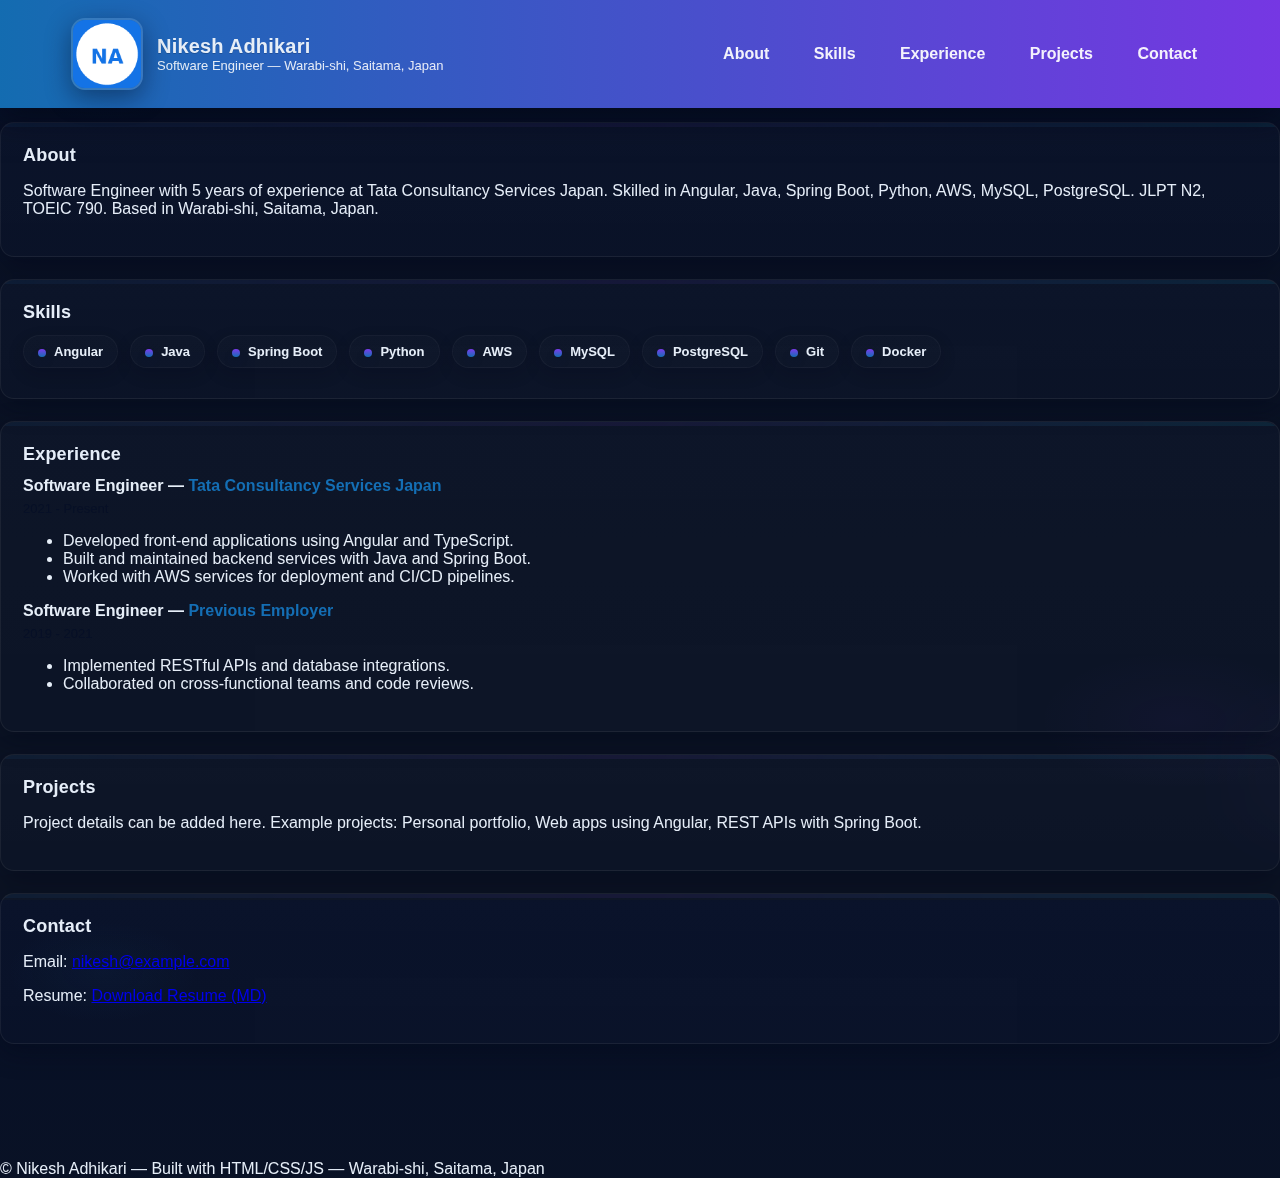
<file: index.html>
<!doctype html>
<html lang="en">
<head>
  <meta charset="utf-8" />
  <meta name="viewport" content="width=device-width,initial-scale=1" />
  <title>Nikesh Adhikari - Software Engineer</title>
  <link rel="stylesheet" href="style.css" />
</head>
<body>
  <header class="site-header">
    <div class="container header-inner">
      <div class="brand">
        <img src="assets/profile.png" alt="Profile" class="avatar" />
        <div>
          <h1>Nikesh Adhikari</h1>
          <p class="muted">Software Engineer — Warabi-shi, Saitama, Japan</p>
        </div>
      </div>
      <nav class="nav">
        <a href="#about">About</a>
        <a href="#skills">Skills</a>
        <a href="#experience">Experience</a>
        <a href="#projects">Projects</a>
        <a href="#contact">Contact</a>
      </nav>
    </div>
  </header>

  <main class="container">
    <section id="about" class="card">
      <h2>About</h2>
      <p>Software Engineer with 5 years of experience at Tata Consultancy Services Japan. Skilled in Angular, Java, Spring Boot, Python, AWS, MySQL, PostgreSQL. JLPT N2, TOEIC 790. Based in Warabi-shi, Saitama, Japan.</p>
    </section>

    <section id="skills" class="card">
      <h2>Skills</h2>
      <ul class="skills-list">
        <li>Angular</li><li>Java</li><li>Spring Boot</li><li>Python</li><li>AWS</li><li>MySQL</li><li>PostgreSQL</li><li>Git</li><li>Docker</li>
      </ul>
    </section>

    <section id="experience" class="card">
      <h2>Experience</h2>
      <div class='job'><h3>Software Engineer — <span class='company'>Tata Consultancy Services Japan</span></h3><p class='period'>2021 - Present</p><ul><li>Developed front-end applications using Angular and TypeScript.</li><li>Built and maintained backend services with Java and Spring Boot.</li><li>Worked with AWS services for deployment and CI/CD pipelines.</li></ul></div><div class='job'><h3>Software Engineer — <span class='company'>Previous Employer</span></h3><p class='period'>2019 - 2021</p><ul><li>Implemented RESTful APIs and database integrations.</li><li>Collaborated on cross-functional teams and code reviews.</li></ul></div>
    </section>

    <section id="projects" class="card">
      <h2>Projects</h2>
      <p>Project details can be added here. Example projects: Personal portfolio, Web apps using Angular, REST APIs with Spring Boot.</p>
    </section>

    <section id="contact" class="card">
      <h2>Contact</h2>
      <p>Email: <a href="mailto:nikesh@example.com">nikesh@example.com</a></p>
      <p>Resume: <a href="resume.md" download>Download Resume (MD)</a></p>
    </section>
  </main>

  <footer class="site-footer">
    <div class="container">
      <p>© Nikesh Adhikari — Built with HTML/CSS/JS — Warabi-shi, Saitama, Japan</p>
    </div>
  </footer>

  <script src="script.js"></script>
</body>
</html>
</file>
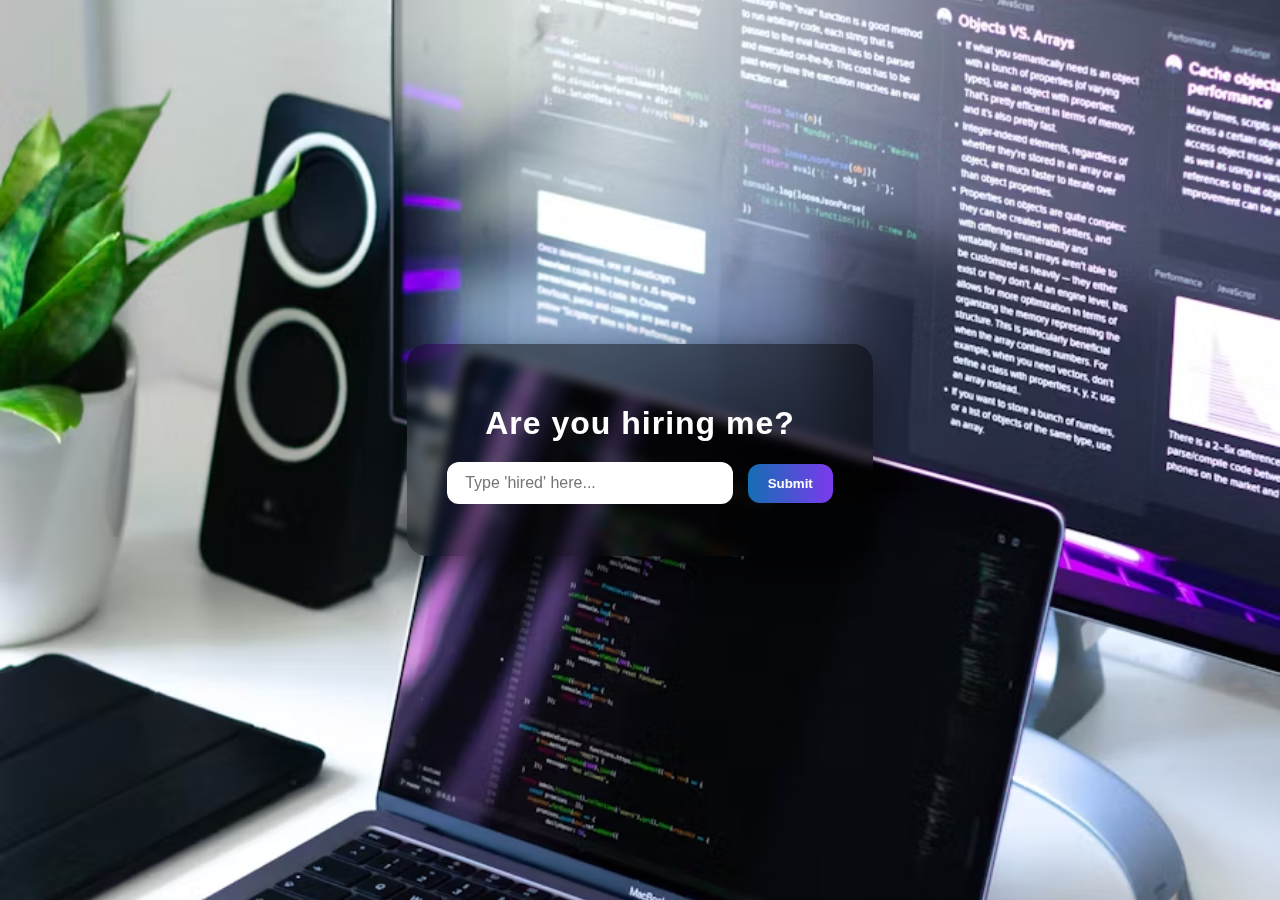
<file: intro.html>
<!DOCTYPE html>
<html lang="en">
<head>
  <meta charset="UTF-8">
  <meta name="viewport" content="width=device-width, initial-scale=1.0">
  <title>Welcome — Nikesh Adhikari</title>
  <link rel="stylesheet" href="intro.css">
</head>
<body>
  <div class="landing-container">
    <div class="overlay">
      <h1>Are you hiring me?</h1>
      <form id="interestForm">
        <input type="text" id="interestInput" placeholder="Type 'hired' here..." required />
        <button type="submit" class="submit-btn">Submit</button>
        <span id="errorMsg" class="error-msg"></span>
      </form>
    </div>
  </div>

  <script src="intro.js"></script>
</body>
</html>
</file>
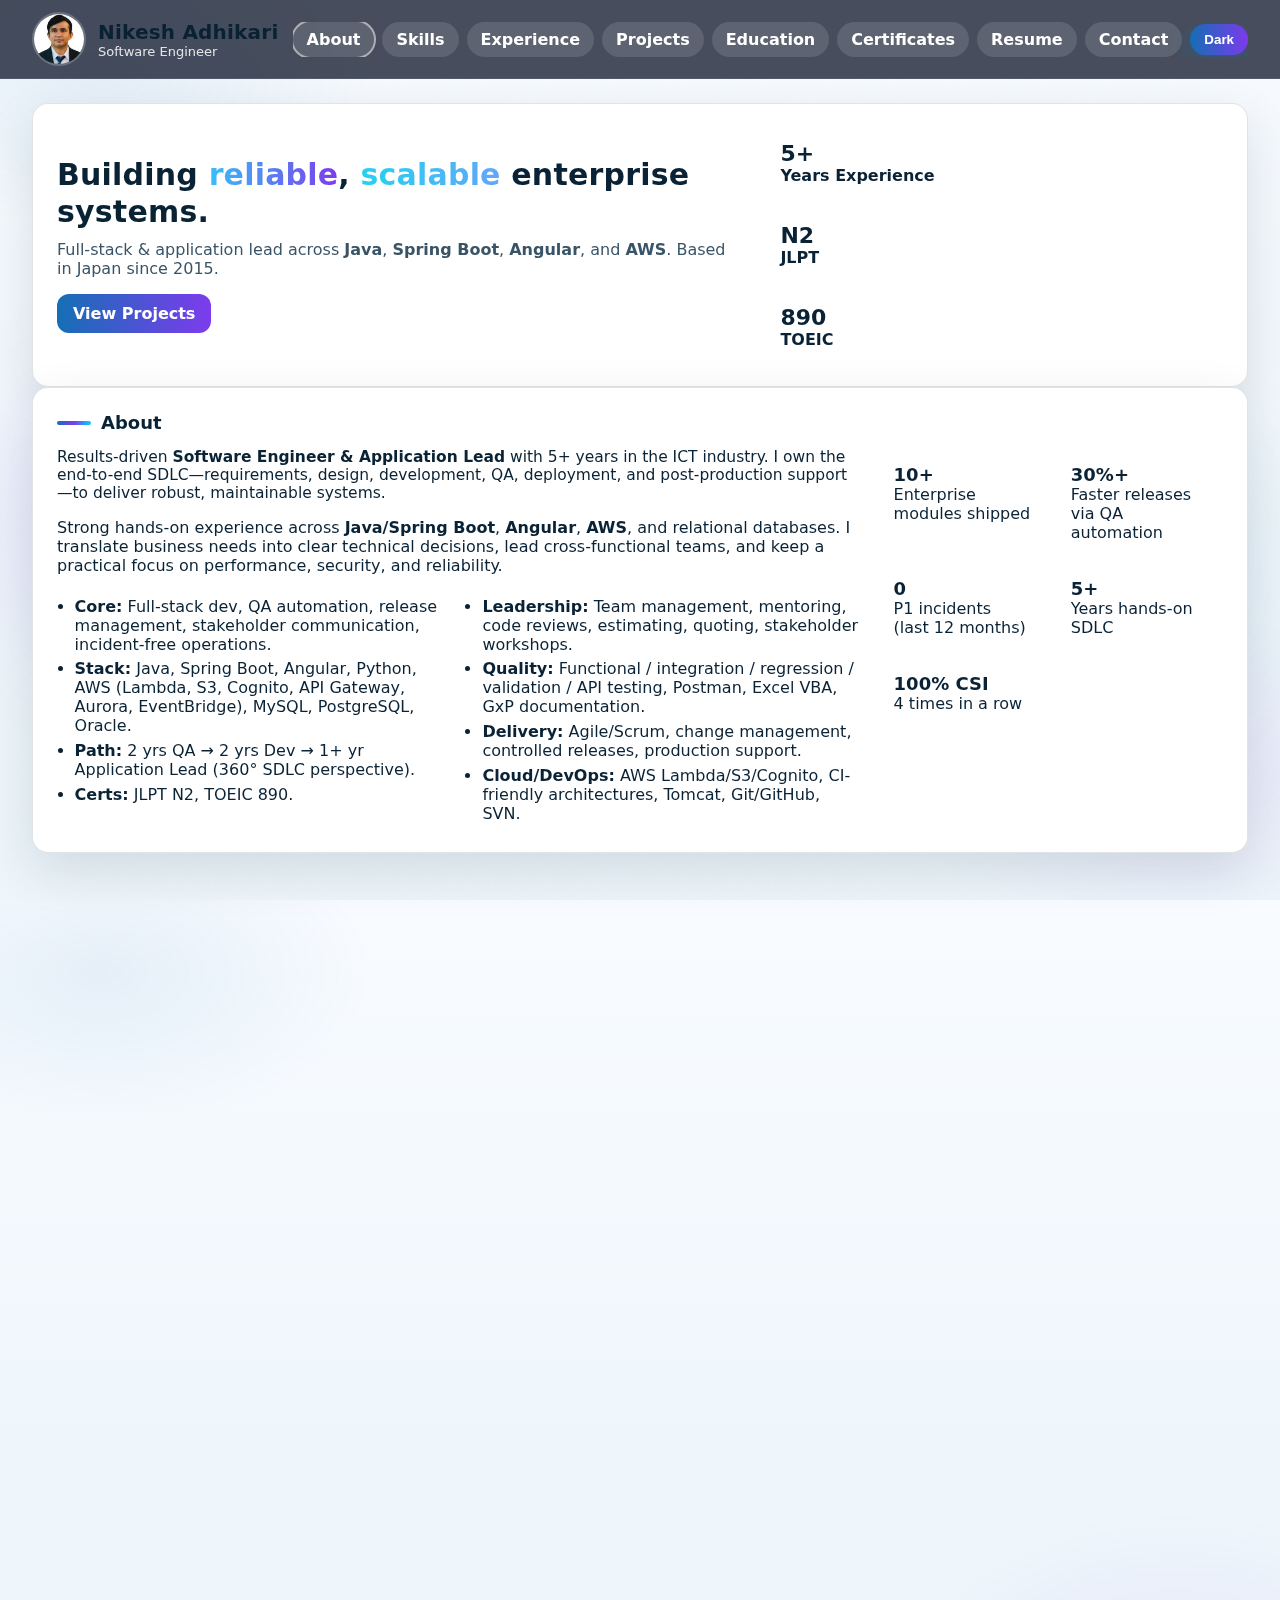
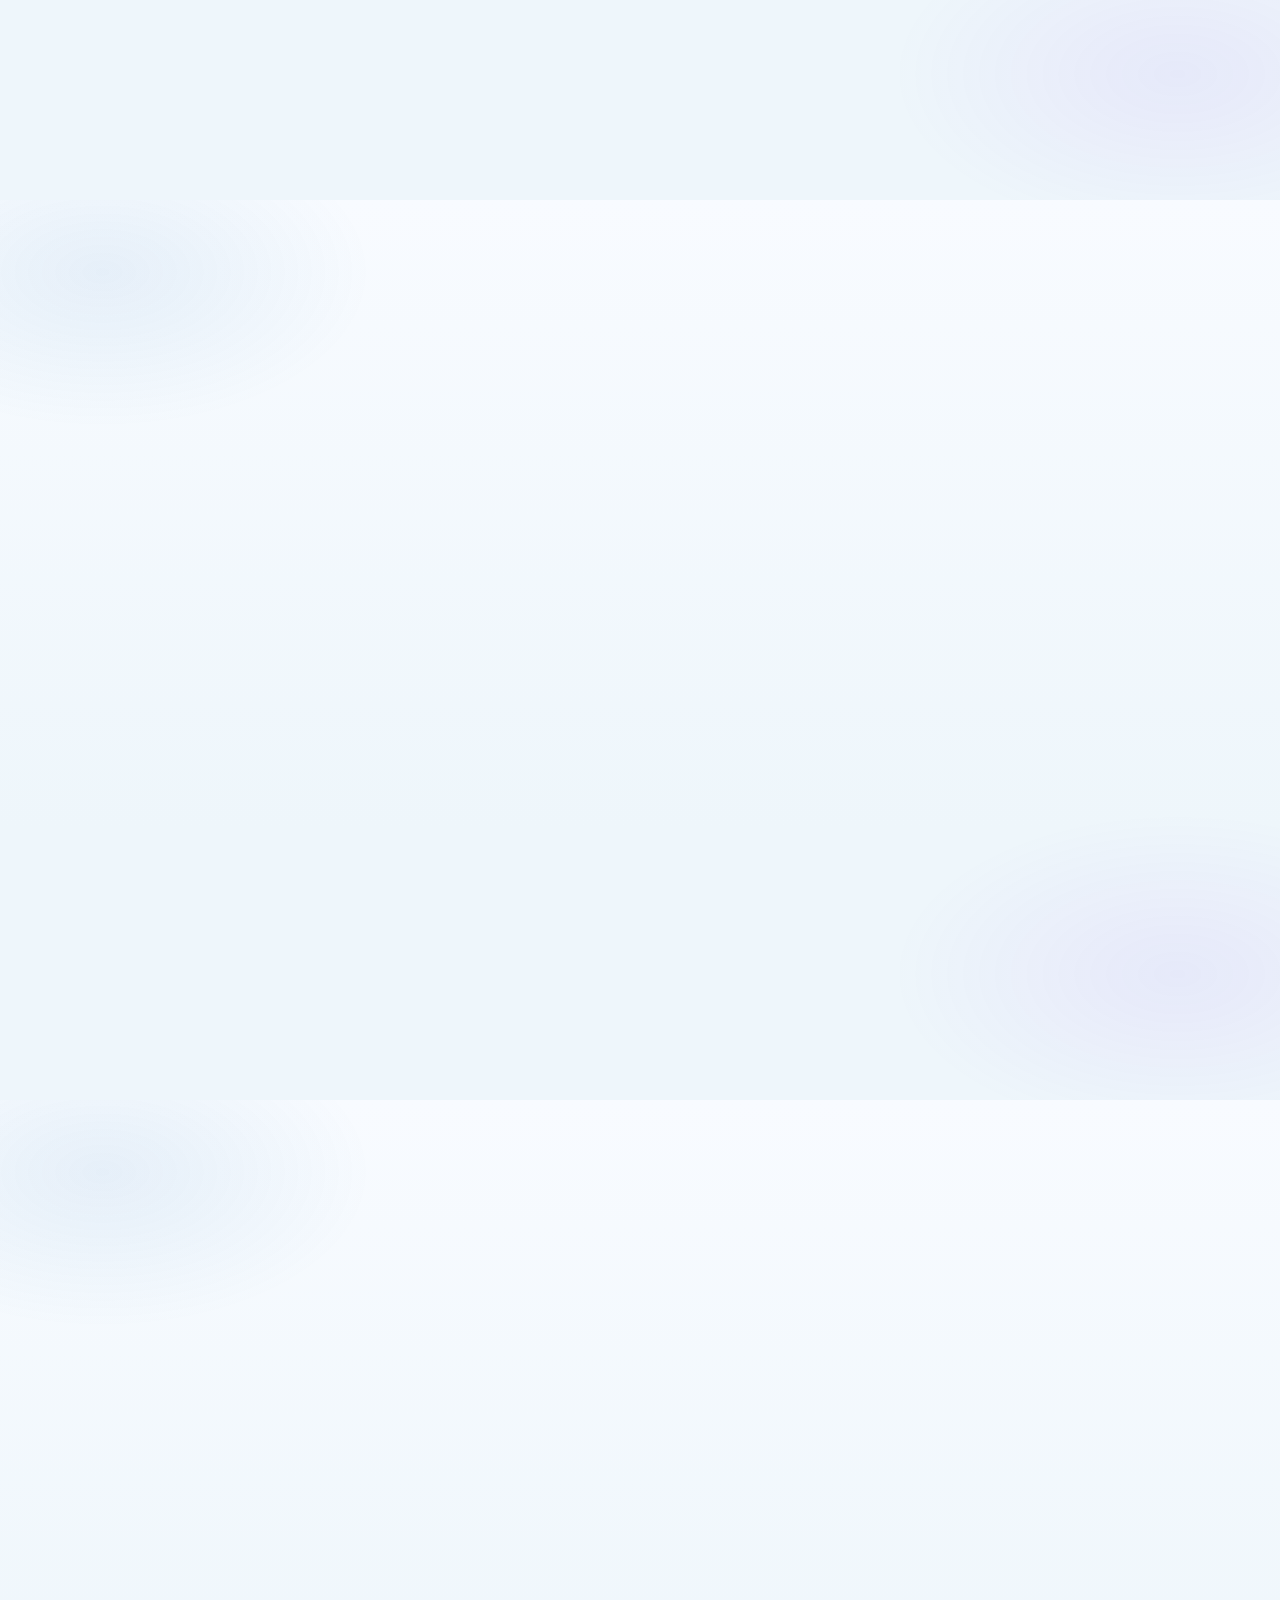
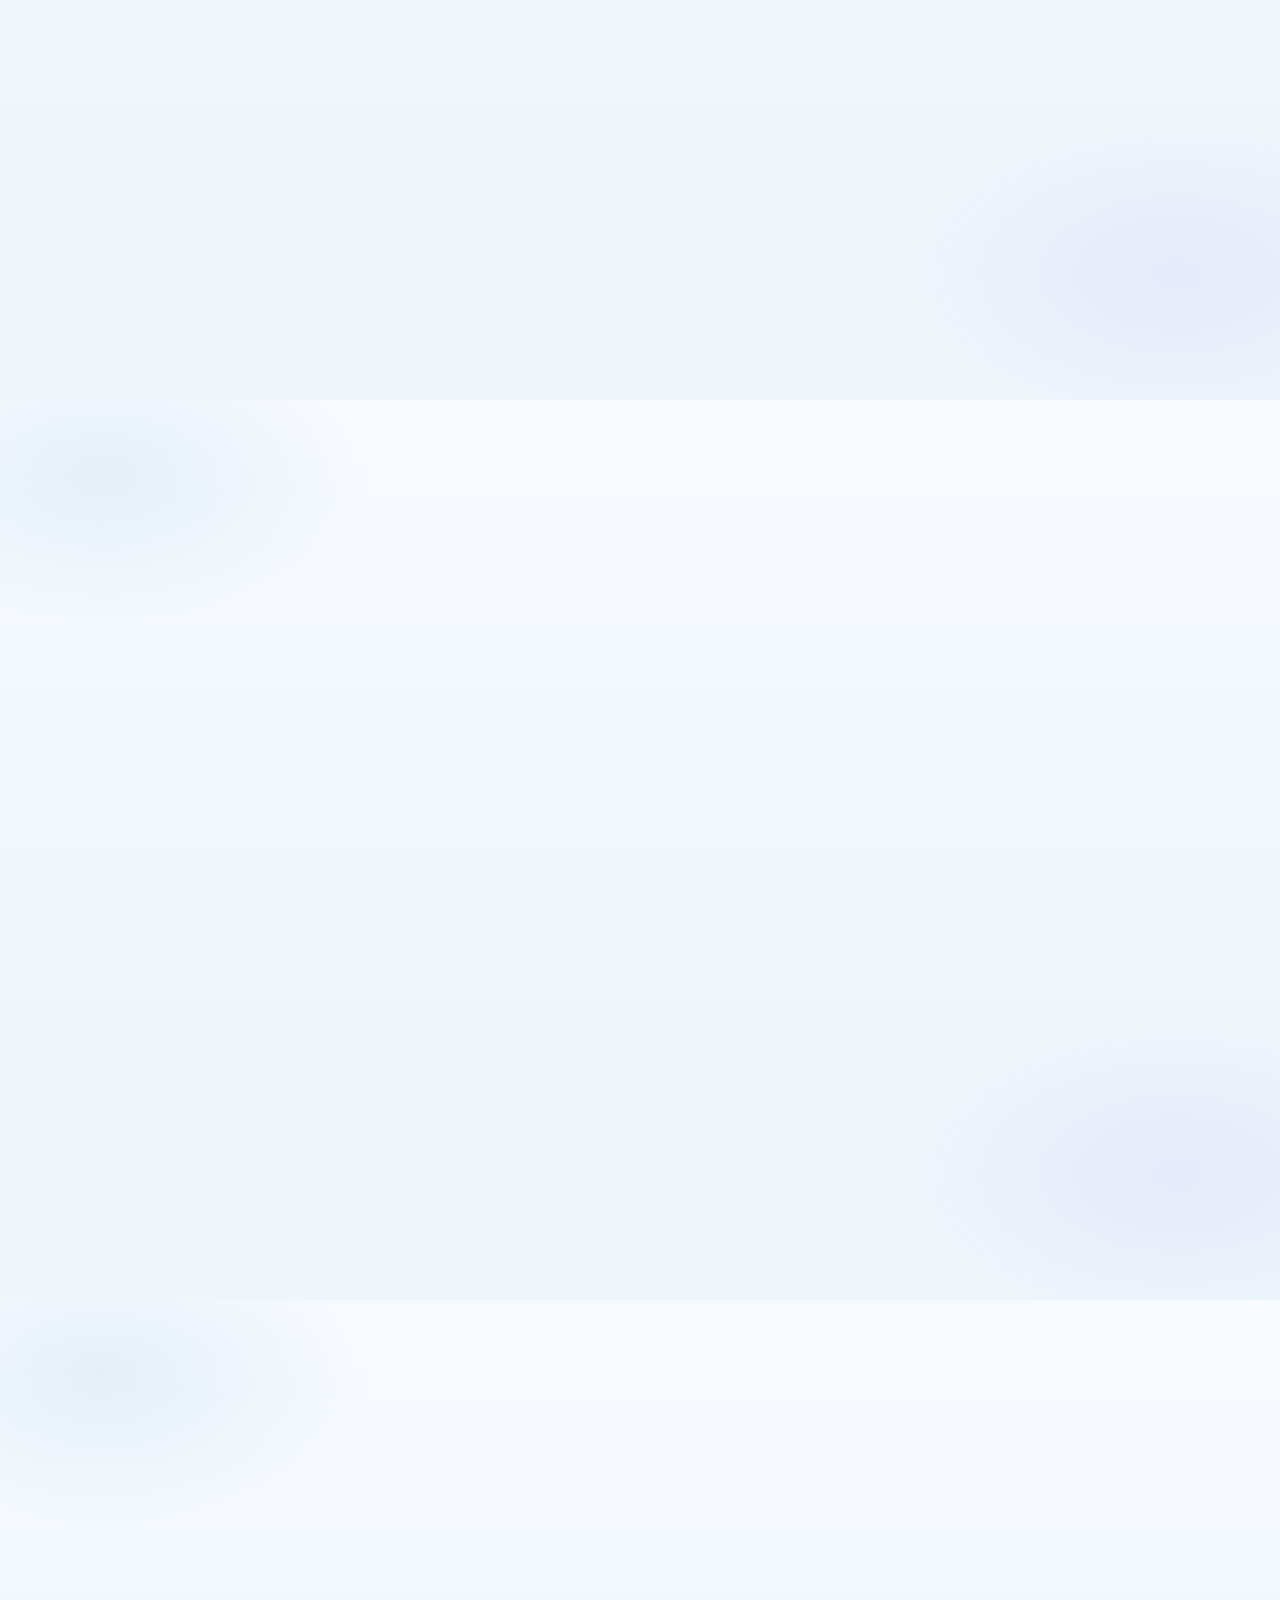
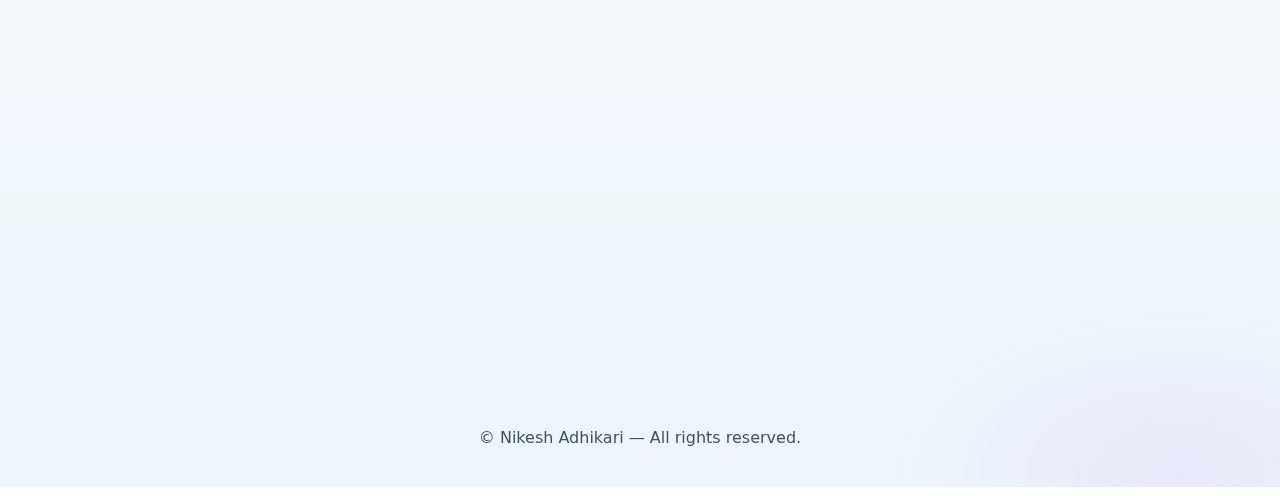
<file: profile.html>
<!doctype html>
<html lang="en">
<head>
  <meta charset="utf-8" />
  <meta name="viewport" content="width=device-width,initial-scale=1" />
  <title>Nikesh Adhikari — Software Engineer</title>
  <link rel="stylesheet" href="profile.css" />
</head>
<body class="light-mode">
  <div class="bg-orb orb-a"></div>
  <div class="bg-orb orb-b"></div>
  <div class="grain"></div>

  <header class="site-header">
    <div class="header-inner">
      <a href="#top" class="brand" aria-label="Home">
        <img src="assets/IMG_5359.jpg" alt="Profile" class="avatar" />
        <div class="brand-meta">
          <h1>Nikesh Adhikari</h1>
          <p class="muted">Software Engineer</p>
        </div>
      </a>
      <nav class="nav" aria-label="Primary">
        <a href="#about">About</a>
        <a href="#skills">Skills</a>
        <a href="#experience">Experience</a>
        <a href="#projects">Projects</a>
        <a href="#education">Education</a>
        <a href="#certificates">Certificates</a>
        <a href="#resume">Resume</a>
        <a href="#contact">Contact</a>
        <button id="themeToggle" class="chip-btn" type="button" aria-pressed="true">Light</button>
      </nav>
    </div>
  </header>

  <main id="top" class="container">
    <!-- HERO -->
    <section class="hero card fade-up">
      <div class="hero-left">
        <h2 class="hero-title">
          Building <span class="grad-text">reliable</span>, <span class="grad-text-2">scalable</span> enterprise systems.
        </h2>
        <p class="hero-sub">
          Full-stack & application lead across <b>Java</b>, <b>Spring Boot</b>, <b>Angular</b>, and <b>AWS</b>. Based in Japan since 2015.
        </p>
        <div class="hero-ctas">
          <a class="btn primary" href="#projects">View Projects</a>
          <a class="btn ghost" href="#contact">Get in Touch</a>
        </div>
      </div>
      <ul class="hero-stats">
        <li><span>5+</span> Years Experience</li>
        <li><span>N2</span> JLPT</li>
        <li><span>890</span> TOEIC</li>
      </ul>
    </section>

    <!-- ABOUT -->
    <section id="about" class="card about-clean fade-up">
      <header class="section-header">
        <h2><span class="underline"></span>About</h2>
      </header>

      <div class="about-wrap">
        <div class="about-text">
          <p class="lead">
            Results-driven <b>Software Engineer & Application Lead</b> with 5+ years in the ICT industry.
            I own the end-to-end SDLC—requirements, design, development, QA, deployment, and post-production support—to deliver robust, maintainable systems.
          </p>
          <p>
            Strong hands-on experience across <b>Java/Spring Boot</b>, <b>Angular</b>, <b>AWS</b>, and relational databases.
            I translate business needs into clear technical decisions, lead cross-functional teams, and keep a practical focus on performance, security, and reliability.
          </p>

          <div class="keypoints">
            <ul>
              <li><b>Core:</b> Full-stack dev, QA automation, release management, stakeholder communication, incident-free operations.</li>
              <li><b>Stack:</b> Java, Spring Boot, Angular, Python, AWS (Lambda, S3, Cognito, API Gateway, Aurora, EventBridge), MySQL, PostgreSQL, Oracle.</li>
              <li><b>Path:</b> 2 yrs QA → 2 yrs Dev → 1+ yr Application Lead (360° SDLC perspective).</li>
              <li><b>Certs:</b> JLPT N2, TOEIC 890.</li>
            </ul>
            <ul>
              <li><b>Leadership:</b> Team management, mentoring, code reviews, estimating, quoting, stakeholder workshops.</li>
              <li><b>Quality:</b> Functional / integration / regression / validation / API testing, Postman, Excel VBA, GxP documentation.</li>
              <li><b>Delivery:</b> Agile/Scrum, change management, controlled releases, production support.</li>
              <li><b>Cloud/DevOps:</b> AWS Lambda/S3/Cognito, CI-friendly architectures, Tomcat, Git/GitHub, SVN.</li>
            </ul>
          </div>
        </div>

        <ul class="metrics">
          <li><span>10+</span> Enterprise modules shipped</li>
          <li><span>30%+</span> Faster releases via QA automation</li>
          <li><span>0</span> P1 incidents (last 12 months)</li>
          <li><span>5+</span> Years hands-on SDLC</li>
          <li><span>100% CSI</span> 4 times in a row</li>
        </ul>
      </div>
    </section>

    <!-- SKILLS -->
    <section id="skills" class="card skills-pro fade-up">
      <div class="section-header">
        <h2><span class="underline"></span>Skills</h2>
      </div>

      <div class="skill-toolbar">
        <div class="tabs" role="tablist" aria-label="Skill categories">
          <button class="tab is-active" data-skill-filter="core"  role="tab" aria-selected="true">Core</button>
          <button class="tab" data-skill-filter="backend" role="tab">Backend & APIs</button>
          <button class="tab" data-skill-filter="frontend" role="tab">Frontend</button>
          <button class="tab" data-skill-filter="cloud"   role="tab">Cloud & DevOps</button>
          <button class="tab" data-skill-filter="db"      role="tab">Databases</button>
          <button class="tab" data-skill-filter="qa"      role="tab">QA & Testing</button>
          <button class="tab" data-skill-filter="lead"    role="tab">Leadership & Process</button>
          <button class="tab" data-skill-filter="tools"   role="tab">Tools</button>
          <button class="tab" data-skill-filter="lang"    role="tab">Communication</button>
          <button class="tab" data-skill-filter="all"     role="tab">All</button>
        </div>
        <div class="skill-search">
          <input id="skillSearch" type="search" placeholder="Search skills… (e.g., English)" aria-label="Search skills" />
        </div>
      </div>

      <div id="skillNotice" class="skill-notice" hidden>
        Searching across <b>all</b> categories. Clear search to return to the selected tab.
      </div>

      <div class="skillboard" id="skillboard">
        <article class="skillcard" data-group="core">
          <header><h3>Core Stack</h3></header>
          <ul class="tags">
            <li>Java</li><li>Spring Boot</li><li>Angular</li><li>TypeScript</li><li>Python</li>
          </ul>
        </article>

        <article class="skillcard" data-group="backend">
          <header><h3>Backend & APIs</h3></header>
          <ul class="tags">
            <li>REST APIs</li><li>API Development</li><li>Release Management</li><li>Tomcat</li>
          </ul>
        </article>

        <article class="skillcard" data-group="frontend">
          <header><h3>Frontend</h3></header>
          <ul class="tags">
            <li>Angular</li><li>AngularJS</li><li>HTML5</li><li>CSS</li><li>Responsive UI</li>
          </ul>
        </article>

        <article class="skillcard" data-group="cloud">
          <header><h3>Cloud & DevOps</h3></header>
          <ul class="tags">
            <li>AWS Lambda</li><li>Amazon S3</li><li>Jenkins</li><li>Git</li><li>GitHub</li><li>SVN (TortoiseSVN)</li>
          </ul>
        </article>

        <article class="skillcard" data-group="db">
          <header><h3>Databases</h3></header>
          <ul class="tags"><li>PostgreSQL</li><li>MySQL</li><li>Oracle 12</li></ul>
        </article>

        <article class="skillcard" data-group="qa">
          <header><h3>QA & Testing</h3></header>
          <ul class="tags">
            <li>API Testing</li><li>Integration Testing</li><li>Regression Testing</li>
            <li>QA Automation</li><li>Test Planning</li><li>Postman</li><li>Test Cases</li>
          </ul>
        </article>

        <article class="skillcard" data-group="lead">
          <header><h3>Leadership & Process</h3></header>
          <ul class="tags">
            <li>Application Lead</li><li>Team Management</li><li>Leading Development Teams</li>
            <li>Agile/Scrum</li><li>Stakeholder Management</li><li>Business Analysis</li><li>Release Management</li>
          </ul>
        </article>

        <article class="skillcard" data-group="tools">
          <header><h3>Tools</h3></header>
          <ul class="tags">
            <li>Jira</li><li>VS Code</li><li>Visual Studio</li>
            <li>Excel/PowerPoint/Word</li><li>VBA Excel</li>
          </ul>
        </article>

        <article class="skillcard" data-group="lang">
          <header><h3>Communication</h3></header>
          <ul class="tags"><li>English</li><li>Japanese (JLPT N2)</li></ul>
        </article>

        <article class="skillcard" data-group="core backend frontend cloud db qa lead tools lang">
          <header><h3>Additional</h3></header>
          <ul class="tags">
            <li>Agile & Waterfall</li><li>Ionic Framework</li><li>Mobile App Dev</li>
            <li>Manual Testing</li><li>Quality Assurance</li><li>System Testing</li>
            <li>Change Management</li><li>Customer Support</li><li>GxP</li>
          </ul>
        </article>
      </div>
      <p id="skillEmpty" class="skill-empty" hidden>No skills match your search.</p>
    </section>

    <!-- EXPERIENCE (UPDATED) -->
    <section id="experience" class="card fade-up">
      <div class="section-header">
        <h2><span class="underline"></span>Experience</h2>
      </div>

      <ol class="timeline">
        <!-- TCS -->
        <li class="timeline-item">
          <div class="node"></div>
          <div class="tcard tilt">
            <div class="job-header">
              <h3>Software Engineer / Application Lead — <span class="company">Tata Consultancy Services Japan</span></h3>
              <span class="period">May 2022 – Present · Tokyo, Japan</span>
            </div>
            <p class="roles">
              Full-stack engineer, QA engineer, and <b>Application Lead</b> delivering enterprise systems for healthcare, retail, and IAM platforms.
            </p>

            <!-- company level -->
            <ul class="bullets">
              <li>Own end-to-end SDLC: requirements analysis, solution design, development, testing, release, and production support.</li>
              <li>Lead cross-functional teams (up to 5 engineers), handling task assignment, estimation, code reviews, and quality gates.</li>
              <li>Act as primary point of contact for business stakeholders, clarifying requirements and translating business rules into detailed specifications.</li>
              <li>Drive QA strategy across functional, integration, regression, validation, and API testing — including automation using Excel VBA and Postman.</li>
              <li>Coordinate releases with PMs, infra, and business teams, ensuring incident-free deployments and stable operations in regulated (GxP) environments.</li>
            </ul>

            <div class="subprojects">
              <h4 class="subheading">Major Projects</h4>
              <ul class="project-list">

                <!-- Dealer Target & Complaint -->
                <li>
                  <b>Dealer Target & Complaint Management Systems — Application Lead</b><br />
                  <span class="proj-tech">
                    Project Overview: Enterprise desktop system for a large healthcare client, managing dealer targets, complaints, sales metrics,
                    and operational quality across multiple modules.
                  </span>
                  <ul class="project-list">
                    <li>Led and coordinated a cross-functional team of 5 engineers, managing daily task allocation, technical reviews, and delivery schedules.</li>
                    <li>Acted as primary contact for stakeholders, gathering requirements, clarifying complex business logic, and translating needs into technical specs and estimates.</li>
                    <li>Handled ServiceNow ticket management: prioritised incidents and change requests, assigned work, tracked progress, and ensured timely resolution.</li>
                    <li>Managed change requests, prepared quotations, estimated development effort, planned timelines, and coordinated impact analysis with business owners.</li>
                    <li>Conducted code reviews, verified logic implementation, and ensured alignment with system architecture and quality standards.</li>
                    <li>Prepared full GxP-compliant documentation: specification documents, design docs, validation scripts, unit & regression test cases, and deployment procedures.</li>
                    <li>Executed functional, integration, validation, regression, release, and patch testing; verified behaviour across environments.</li>
                    <li>Performed infrastructure-related support: Windows patch verification, SSL certificate renewal validation, IIS configuration updates, and release execution tasks.</li>
                    <li>Managed user accounts and permissions (role-based access), handled account creation/deactivation, and scheduled system maintenance tasks.</li>
                    <li>Oversaw release cycles end-to-end, coordinating developers, business owners, and ops teams; monitored post-release system health and stability.</li>
                    <li>Provided continuous maintenance and improvement, resolving incidents, implementing enhancements, and maintaining long-term reliability.</li>
                  </ul>
                </li>

                <!-- NAVI-KO -->
                <li>
                  <b>NAVI-KO Authentication & Identity Integration Platform — Full-Stack Developer</b><br />
                  <span class="proj-tech">
                    Project Overview: Secure IAM platform for a major Japanese home-center retailer, providing password and QR-code login and an
                    AWS-based automated user-synchronisation pipeline.
                  </span>
                  <ul class="project-list">
                    <li>Developed authentication modules using Angular, Java Spring Boot, AWS Cognito, Lambda, S3, Aurora, and API Gateway.</li>
                    <li>Implemented multiple login mechanisms: standard ID/password, QR-code authentication, and full token lifecycle handling (ID, access, refresh tokens).</li>
                    <li>Designed and implemented automated user synchronisation workflow:
                      Aurora data extraction → CSV generation → Lambda processing → S3 upload → delivery via AWS Transfer/SFTP → scheduled by EventBridge.</li>
                    <li>Implemented backend IAM logic including password rules, validation, input sanitisation, QR-code verification, and access-control checks.</li>
                    <li>Built modular Angular front-end with reusable components, services, and state-based routing for IAM screens.</li>
                    <li>Created architecture diagrams, sequence flows, API specifications, and security validation documents for review with architects/security teams.</li>
                    <li>Performed unit, integration, regression, and API testing (Postman); prepared deployment procedures and post-deployment verification checklists.</li>
                    <li>Provided ongoing maintenance and enhancements, improving authentication reliability and compatibility with internal/external systems.</li>
                  </ul>
                </li>

                <!-- Pfizer HCP -->
                <li>
                  <b>Pfizer HCP Portal — Quality Assurance Engineer</b><br />
                  <span class="proj-tech">
                    Project Overview: Global healthcare professional portal for medical inquiries and product information requiring strict validation and regulatory compliance.
                  </span>
                  <ul class="project-list">
                    <li>Collaborated with stakeholders and external vendors to confirm functional requirements, workflows, and expected system behaviour.</li>
                    <li>Managed Jira tickets end-to-end: created, analysed, prioritised, assigned, and tracked issues through resolution.</li>
                    <li>Created detailed test cases covering functional flows, integration paths, validation rules, API behaviour, and data consistency.</li>
                    <li>Executed functional, integration, validation, and API testing using Postman; verified responses, error handling, and security-related behaviours.</li>
                    <li>Automated repetitive/regression test steps using Excel VBA and Postman scripts, significantly reducing manual effort.</li>
                    <li>Performed release validation, environment configuration checks, deployment verification, and post-deployment smoke testing.</li>
                    <li>Logged and analysed defects, worked with developers on fixes, and supported retesting and closure while maintaining QA documentation quality.</li>
                  </ul>
                </li>

                <!-- Home Center -->
                <li>
                  <b>Home Center System — Full-Stack Developer</b><br />
                  <span class="proj-tech">
                    Project Overview: Large-scale retail management system for a major home-center chain, managing sales and inventory for 100,000+ products.
                  </span>
                  <ul class="project-list">
                    <li>Developed Angular/Ionic UI modules for product search, sales management, and bulk operations.</li>
                    <li>Implemented Excel import/export features using AWS Lambda + S3, including schema validation, error handling, and monitoring with CloudWatch.</li>
                    <li>Designed infinite-scroll logic for 100k+ product records, loading an initial batch (e.g., first 100) and fetching additional data as users scroll.</li>
                    <li>Developed backend logic using Java + PostgreSQL for queries, pagination, indexing, and performance-optimised data access.</li>
                    <li>Created detailed system specs, design documents, and development plans; prepared and executed unit, integration, regression, and tantai testing.</li>
                    <li>Participated in deployments, coordinated with infra teams, and verified post-release stability and performance.</li>
                  </ul>
                </li>

              </ul>
            </div>
          </div>
        </li>

        <!-- TECHNOPRO -->
        <li class="timeline-item">
          <div class="node"></div>
          <div class="tcard tilt">
            <div class="job-header">
              <h3>Full-Stack / Android Developer — <span class="company">TechnoPro Engineering Japan</span></h3>
              <span class="period">Apr 2020 – Apr 2022 · Tokyo, Japan</span>
            </div>
            <p class="roles">
              Worked across web, workflow, and mobile projects covering <b>requirements analysis, UI/UX, backend development, database design, and QA</b>.
            </p>

            <ul class="bullets">
              <li>Developed and maintained workflow, inspection, and working-hour systems using Java, Spring Boot, Angular, JavaScript, and Android.</li>
              <li>Joined client workshops to understand business processes, then prepared technical specifications, workflow diagrams, and data mappings.</li>
              <li>Implemented UI screens, backend logic, and database integrations with Oracle and PostgreSQL.</li>
              <li>Executed unit, integration, workflow validation, and system testing; supported deployments and post-release fixes.</li>
              <li>Used Tortoise SVN and Git for version control and worked in Agile teams to improve delivery speed and quality.</li>
            </ul>

            <div class="subprojects">
              <h4 class="subheading">Major Projects</h4>
              <ul class="project-list">

                <!-- Workflow Redevelopment (pure Java/Spring Boot + Angular) -->
                <li>
                  <b>Workflow System Redevelopment — Full-Stack Developer</b><br />
                  <span class="proj-tech">
                    Project Overview: Enterprise workflow inquiry and management system for a global healthcare company,
                    redeveloped by reverse-engineering a legacy system into a modern <b>Java Spring Boot + Angular</b> architecture.
                  </span>
                  <ul class="project-list">
                    <li>Reverse-engineered existing workflow behaviour and redesigned it as a Java Spring Boot backend with Angular front-end.</li>
                    <li>Implemented workflow logic including request creation, approvals, conditional branching, SLA rules, status transitions, and notification handling.</li>
                    <li>Developed Angular UI screens using HTML/CSS/TypeScript for request forms, approval pages, and tracking dashboards.</li>
                    <li>Designed and implemented Oracle-based data models, queries, and stored procedures for workflow persistence and reporting.</li>
                    <li>Prepared detailed technical specs: workflow diagrams, state diagrams, field definitions, and table mappings.</li>
                    <li>Executed unit tests, integration tests, and full workflow validation to confirm behaviour matched business expectations.</li>
                    <li>Supported deployment on application servers, performed configuration checks, and optimised performance and usability based on user feedback.</li>
                  </ul>
                </li>

                <!-- Waterway Inspection -->
                <li>
                  <b>Waterway Inspection Support (Android Application) — Android Developer</b><br />
                  <span class="proj-tech">
                    Project Overview: Native Android app for field inspectors to capture photos, measurements, validations, and upload on-site data.
                  </span>
                  <ul class="project-list">
                    <li>Developed native Android screens in Java, including camera integration, measurement input, and structured inspection forms.</li>
                    <li>Implemented mandatory fields, validation rules, conditional visibility, and guided user flows to ensure high-quality inspection data.</li>
                    <li>Integrated with backend APIs (Java + PostgreSQL) for saving and synchronising inspection records.</li>
                    <li>Prepared UI/UX design documents, activity diagrams, and backend interaction specs.</li>
                    <li>Created test cases, performed tantai testing, and executed end-to-end verification.</li>
                    <li>Supported deployment and rollout to field teams, handling issues and updates; used Tortoise SVN for version control.</li>
                  </ul>
                </li>

                <!-- Working Hour Management -->
                <li>
                  <b>Working Hour Management System — Full-Stack Developer</b><br />
                  <span class="proj-tech">
                    Project Overview: Web-based time management system for an educational institution, covering attendance, working hours, leave tracking, and holiday schedules.
                  </span>
                  <ul class="project-list">
                    <li>Developed front-end modules using HTML, CSS, and JavaScript for timesheet entry, leave requests, approvals, and admin dashboards.</li>
                    <li>Implemented backend logic using Java on Tomcat with Oracle DB integration for storing timesheets, leave applications, and approval data.</li>
                    <li>Created workflow logic for leave requests and approval paths, plus calculations for working hours, holidays, and leave balances.</li>
                    <li>Designed UI layouts and validation rules for teachers and administrative staff, ensuring responsive behaviour.</li>
                    <li>Wrote test cases, executed tantai and regression testing, and fixed defects before release.</li>
                    <li>Managed version control via Tortoise SVN and supported deployments to Tomcat environments.</li>
                  </ul>
                </li>

              </ul>
            </div>
          </div>
        </li>
      </ol>
    </section>

    <!-- PERSONAL PROJECTS -->
    <section id="projects" class="card fade-up">
      <div class="section-header">
        <h2><span class="underline"></span>Personal Projects</h2>
      </div>

      <div class="projects-grid">
        <article class="project tilt">
          <header class="project-head">
            <h3>Voucher Management (Angular + Spring Boot)</h3>
            <div class="project-links">
              <a class="btn ghost" href="https://nikesh7777.github.io" target="_blank" rel="noopener">Live</a>
              <a class="btn" href="https://github.com/Nikesh7777" target="_blank" rel="noopener">GitHub</a>
            </div>
            <button class="project-toggle" aria-expanded="false"><span class="chev">▾</span></button>
          </header>
          <div class="project-body" aria-hidden="true">
            <ul class="proj-points">
              <li>End-to-end voucher lifecycle: creation, multi-step approvals, cancellation, and audit logs.</li>
              <li>Angular Material UI with role-based screens, pagination, filters, and validation messages.</li>
              <li>REST APIs in Spring Boot with JWT security, layered architecture, and DTO mapping.</li>
              <li>CSV/PDF export, dashboard summaries, and environment-based configuration for dev/prod.</li>
            </ul>
            <div class="stack"><b>Stack:</b> Angular, Spring Boot, PostgreSQL, JWT, Docker</div>
          </div>
        </article>

        <article class="project tilt">
          <header class="project-head">
            <h3>Expense Approval Management</h3>
            <div class="project-links">
              <a class="btn ghost" href="https://nikesh7777.github.io" target="_blank" rel="noopener">Live</a>
              <a class="btn" href="https://github.com/Nikesh7777" target="_blank" rel="noopener">GitHub</a>
            </div>
            <button class="project-toggle" aria-expanded="false"><span class="chev">▾</span></button>
          </header>
          <div class="project-body" aria-hidden="true">
            <ul class="proj-points">
              <li>Multi-level expense approvals with configurable workflows and role-based dashboards.</li>
              <li>Receipts uploaded to S3; metadata and approvals stored in PostgreSQL via Spring Boot APIs.</li>
              <li>Angular front-end with charts, filters, and CSV/PDF export for finance teams.</li>
              <li>Integration tests and clear separation of services/repositories for maintainability.</li>
            </ul>
            <div class="stack"><b>Stack:</b> Angular, Spring Boot, PostgreSQL, AWS S3</div>
          </div>
        </article>

        <article class="project tilt">
          <header class="project-head">
            <h3>JLPT Practice Desktop (Python + PostgreSQL)</h3>
            <div class="project-links">
              <a class="btn ghost" href="https://nikesh7777.github.io" target="_blank" rel="noopener">Live</a>
              <a class="btn" href="https://github.com/Nikesh7777" target="_blank" rel="noopener">GitHub</a>
            </div>
            <button class="project-toggle" aria-expanded="false"><span class="chev">▾</span></button>
          </header>
          <div class="project-body" aria-hidden="true">
            <ul class="proj-points">
              <li>N5–N1 mock tests with exam-style timer, section scores, and result history.</li>
              <li>Login/registration, saving user progress and past attempts in PostgreSQL.</li>
              <li>Admin tools to import question banks and export results via CSV/SQL.</li>
            </ul>
            <div class="stack"><b>Stack:</b> Python (desktop UI), PostgreSQL</div>
          </div>
        </article>
      </div>
    </section>

    <!-- EDUCATION -->
    <section id="education" class="card fade-up">
      <div class="section-header">
        <h2><span class="underline"></span>Education</h2>
      </div>
      <div class="grid">
        <article class="doc-card tilt">
          <h3>Diploma in Information Technology</h3>
          <p class="muted-line">Computer Education College (Japan) — 2017–2020</p>
          <div class="doc-overlay">
            <button class="btn" data-preview="assets/Graduation_Certificate_1.pdf" type="button">👁️ View</button>
            <a class="btn ghost" href="assets/Graduation_Certificate_1.pdf" download>⬇️ Download</a>
          </div>
        </article>
      </div>
    </section>

    <!-- CERTIFICATES -->
    <section id="certificates" class="card fade-up">
      <div class="section-header">
        <h2><span class="underline"></span>Certificates</h2>
      </div>
      <div class="grid">
        <article class="doc-card tilt">
          <h3>TOEIC 890</h3>
          <div class="doc-overlay">
            <button class="btn" data-preview="assets/TOEIC_890.pdf" type="button">👁️ View</button>
            <a class="btn ghost" href="assets/TOEIC_890.pdf" download>⬇️ Download</a>
          </div>
        </article>

        <article class="doc-card tilt">
          <h3>JLPT N2</h3>
          <div class="doc-overlay">
            <button class="btn" data-preview="assets/JLPT.pdf" type="button">👁️ View</button>
            <a class="btn ghost" href="assets/JLPT.pdf" download>⬇️ Download</a>
          </div>
        </article>
      </div>
    </section>

    <!-- RESUME -->
    <section id="resume" class="card fade-up">
      <div class="section-header">
        <h2><span class="underline"></span>Resume & References</h2>
      </div>
      <div class="grid">
        <article class="doc-card tilt">
          <h3>English Resume</h3>
          <div class="doc-overlay">
            <button class="btn" data-preview="assets/Nikesh_Adhikari_Resume.pdf" type="button">👁️ View</button>
            <a class="btn ghost" href="assets/Nikesh_Adhikari_Resume.pdf" download>⬇️ Download</a>
          </div>
        </article>

        <article class="doc-card tilt">
          <h3>日本語職務経歴書</h3>
          <div class="doc-overlay">
            <button class="btn" data-preview="assets/職務経歴書_アディカリ_ニケス.pdf" type="button">👁️ View</button>
            <a class="btn ghost" href="assets/職務経歴書_アディカリ_ニケス.pdf" download>⬇️ Download</a>
          </div>
        </article>
      </div>
    </section>

    <!-- CONTACT -->
    <section id="contact" class="card fade-up">
      <div class="section-header">
        <h2><span class="underline"></span>Contact</h2>
      </div>
      <div class="contact-actions">
        <a href="mailto:samaye05@gmail.com" class="btn">✉️ Email</a>
        <a href="https://www.linkedin.com/in/nikesh-a-6734a7228" target="_blank" class="btn ghost">💼 LinkedIn</a>
        <a href="https://github.com/Nikesh7777" target="_blank" class="btn">🌐 GitHub</a>
      </div>
      <p class="muted-line small">Open to global opportunities with sponsorship or relocation support.</p>
    </section>
  </main>

  <footer class="site-footer">
    <p>© Nikesh Adhikari — All rights reserved.</p>
  </footer>

  <!-- Document Preview Modal -->
  <dialog id="docPreview" class="doc-preview" aria-label="Document preview">
    <div class="doc-preview-inner">
      <button class="close-preview" aria-label="Close">✕</button>
      <object id="docObject" data="" type="application/pdf" aria-label="Preview area"></object>
    </div>
  </dialog>

  <script src="profile.js"></script>
</body>
</html>
</file>
<file: style.css>
:root{
  --primary: #146eb4;
  --accent: #7c3aed;
  --accent-2: #00d4ff;
  --muted: #071027;
  --bg: #071027;
  --bg-soft: #0b1324;
  --card: rgba(255,255,255,0.035);
  --glass: rgba(255,255,255,0.06);
  --glass-border: rgba(255,255,255,0.08);
  --text: #e6eef8;
  --max-width: 1150px;
  --transition: 320ms cubic-bezier(.2,.9,.3,1);
  --radius: 14px;
  --shadow-1: 0 10px 30px rgba(2,6,23,0.6);
  --shadow-soft: 0 8px 26px rgba(2,6,23,0.42);
  --glow-primary: 0 12px 40px rgba(20,110,180,0.08);
  --glow-accent: 0 14px 60px rgba(124,58,237,0.08);
  --float-speed-slow: 8.6s;
  --float-speed-fast: 5.6s;
}

/* reset & base */
*{box-sizing:border-box}
html,body{height:100%}
body{
  font-family: Inter, "Segoe UI", Arial, sans-serif;
  margin:0;
  color:var(--text);
  -webkit-font-smoothing:antialiased;
  -moz-osx-font-smoothing:grayscale;
  background:
    radial-gradient(800px 420px at 8% 8%, rgba(20,110,180,0.05), transparent 12%),
    radial-gradient(1000px 500px at 92% 80%, rgba(124,58,237,0.04), transparent 14%),
    linear-gradient(180deg, var(--bg) 0%, var(--bg-soft) 60%);
  transition: background 420ms ease, color 320ms ease;
  overflow-y:scroll;
}

/* subtle animated canvas (pure CSS) */
body::before,
body::after{
  content:"";
  position:fixed;
  inset: -10% -20% -10% -20%;
  pointer-events:none;
  z-index:0;
  mix-blend-mode:screen;
  background-repeat:no-repeat;
  opacity:0.55;
  filter:blur(40px) saturate(120%);
}
body::before{
  background: radial-gradient(400px 200px at 12% 12%, rgba(20,110,180,0.12), transparent 18%);
  animation: driftLeft var(--float-speed-slow) linear infinite;
}
body::after{
  background: radial-gradient(500px 260px at 88% 80%, rgba(124,58,237,0.10), transparent 18%);
  animation: driftRight var(--float-speed-slow) linear infinite;
}

@keyframes driftLeft { 0%{transform:translateX(0) translateY(0)}50%{transform:translateX(-6%) translateY(-4%)}100%{transform:translateX(0) translateY(0)} }
@keyframes driftRight{ 0%{transform:translateX(0) translateY(0)}50%{transform:translateX(6%) translateY(4%)}100%{transform:translateX(0) translateY(0)} }

/* layout 
.container{max-width:var(--max-width);margin:0 auto;padding:36px 28px;position:relative;z-index:10;}*/
.container {
  padding-top: 100px;
}
/* header - refined */
.site-header {
  position: fixed;
  top: 0;
  left: 0;
  right: 0;
  z-index: 1000;
  background: linear-gradient(90deg, rgba(20,110,180,0.98), rgba(124,58,237,0.95));
  padding: 18px 0;
  border-radius: 0;
  box-shadow: var(--shadow-1);
}

.header-inner{
  display:flex;align-items:center;justify-content:space-between;gap:18px;
  max-width:var(--max-width);margin:0 auto;padding:0 6px;transition:var(--transition);
}
.brand{display:flex;gap:14px;align-items:center;}
.brand h1{margin:0;font-size:20px;letter-spacing:0.2px;font-weight:800;text-shadow:0 1px 0 rgba(0,0,0,0.18);}
.brand .muted{margin:0;font-size:13px;opacity:0.95;color:rgba(255,255,255,0.92)}

/* avatar with layered float & 3D */
.avatar{
  width:72px;height:72px;border-radius:14px;border:2px solid rgba(255,255,255,0.12);
  box-shadow: var(--shadow-soft), inset 0 -6px 24px rgba(255,255,255,0.02);
  transition:transform var(--transition), box-shadow var(--transition);
  will-change:transform;
  background-size:cover;background-position:center;
  transform-style:preserve-3d;
  position:relative;
}
.avatar::after{
  content:"";
  position:absolute;inset:0;border-radius:inherit;
  background:linear-gradient(180deg, rgba(255,255,255,0.02), transparent);
  pointer-events:none;
}
.avatar.float{ animation: floatLong var(--float-speed-slow) ease-in-out infinite; }
.avatar.float-sway{ animation: floatShort var(--float-speed-fast) ease-in-out infinite; }
.avatar:hover{ transform: translateY(-10px) rotate(-2deg) scale(1.03); box-shadow:0 22px 48px rgba(2,6,23,0.7); }

/* floating keyframes */
@keyframes floatLong {
  0%{ transform: translateY(0) rotateZ(0); }
  40%{ transform: translateY(-10px) rotateZ(-1.2deg); }
  70%{ transform: translateY(-6px) rotateZ(0.6deg); }
  100%{ transform: translateY(0) rotateZ(0); }
}
@keyframes floatShort {
  0%{ transform: translateY(0) rotateZ(0); }
  50%{ transform: translateY(-6px) rotateZ(-0.6deg); }
  100%{ transform: translateY(0) rotateZ(0); }
}

/* nav */
.nav a{
  color:rgba(255,255,255,0.95);text-decoration:none;margin-left:16px;font-weight:700;opacity:0.98;
  padding:8px 12px;border-radius:10px;transition:background var(--transition), transform var(--transition), box-shadow var(--transition);
}
.nav a:hover{ transform:translateY(-6px); background: rgba(255,255,255,0.04); box-shadow: var(--glow-primary); }
.nav a:focus-visible{ outline:2px solid rgba(255,255,255,0.12); outline-offset:4px; }

/* cards - glass + animated border + tilt on hover */
.card{
  background: linear-gradient(180deg, rgba(255,255,255,0.02), rgba(255,255,255,0.01));
  padding:22px;border-radius:var(--radius);margin-top:22px;
  box-shadow: var(--shadow-soft);
  border:1px solid rgba(255,255,255,0.06);
  transition: transform var(--transition), box-shadow var(--transition), border-color var(--transition);
  transform-origin:center;
  overflow:hidden;
  position:relative;
  perspective: 900px;
}
.card::before{
  content:"";
  position:absolute;inset:0;border-radius:inherit;padding:1px;
  background: linear-gradient(90deg, rgba(20,110,180,0.12), rgba(124,58,237,0.12));
  -webkit-mask: linear-gradient(#000,#000) content-box, linear-gradient(#000,#000);
  mask: linear-gradient(#000,#000) content-box, linear-gradient(#000,#000);
  pointer-events:none;opacity:0.05;
}
.card::after{
  content:"";position:absolute;height:4px;left:0;right:0;top:0;border-radius:4px;
  background:linear-gradient(90deg,var(--primary),var(--accent),var(--accent-2));
  opacity:0.08;mix-blend-mode:screen; transform-origin:left; animation: accentSlide 6.8s linear infinite;
}
@keyframes accentSlide {
  0%{ transform: translateX(-10%) scaleX(0.9); opacity:0.06;}
  50%{ transform: translateX(40%) scaleX(1.05); opacity:0.12;}
  100%{ transform: translateX(110%) scaleX(0.9); opacity:0.06;}
}
.card:hover{
  transform: translateY(-10px) rotateX(2deg) rotateY(-1.2deg) scale(1.007);
  box-shadow:0 28px 80px rgba(2,6,23,0.65), var(--glow-accent);
  border-color: rgba(255,255,255,0.12);
}

/* headings & accent */
section h2{
  margin:0 0 12px 0;font-size:18px;color:var(--text);display:flex;align-items:center;gap:12px;
  font-weight:800;letter-spacing:0.2px;
}
.section-accent{
  width:12px;height:12px;border-radius:3px;background:linear-gradient(180deg,var(--primary),var(--accent));
  box-shadow:0 10px 28px rgba(124,58,237,0.16);
  flex-shrink:0;
}

/* skills — refined chips with icon dot and micro glow */
.skills-category{margin-top:14px;}
.skills-category h3{margin:8px 0 6px;font-size:14px;color:var(--muted);font-weight:800;display:flex;align-items:center;gap:10px;}
.skills-list,
.technical-skills-list,
.professional-skills-list,
.soft-skills-list{
  display:flex;flex-wrap:wrap;gap:10px 12px;list-style:none;padding:0;margin:8px 0;
}
.skills-list li,
.technical-skills-list li,
.professional-skills-list li,
.soft-skills-list li{
  background:linear-gradient(180deg, rgba(255,255,255,0.015), rgba(255,255,255,0.01));
  padding:8px 14px;border-radius:999px;border:1px solid rgba(255,255,255,0.04);
  color:var(--text);font-weight:700;font-size:13px;
  transition: transform var(--transition), box-shadow var(--transition), background var(--transition), color var(--transition);
  white-space:nowrap;
  box-shadow: 0 6px 16px rgba(2,6,23,0.18);
  position:relative;overflow:hidden;
}
.skills-list li::before{
  content:"";display:inline-block;margin-right:8px;width:8px;height:8px;border-radius:50%;
  background:linear-gradient(180deg,var(--accent),var(--primary));
  box-shadow:0 6px 18px rgba(20,110,180,0.08);
  vertical-align:middle;
}
.skills-list li:hover,
.technical-skills-list li:hover,
.professional-skills-list li:hover,
.soft-skills-list li:hover{
  transform:translateY(-8px) scale(1.03);
  box-shadow:0 26px 60px rgba(2,6,23,0.6);
  background:linear-gradient(90deg,var(--primary),var(--accent));
  color:white;
}

/* multi-line & long chips */
.professional-skills-list li,
.soft-skills-list li {
  white-space:normal;
  max-width: 48ch;
  border-radius:12px;
  padding:10px 12px;
}

/* projects grid — more airy */
.projects-grid{display:grid;grid-template-columns:repeat(auto-fit,minmax(280px,1fr));gap:20px;margin-top:12px;align-items:start;}
#projects .job{background:linear-gradient(180deg, rgba(255,255,255,0.015), rgba(255,255,255,0.01));padding:18px;border-radius:12px;border:1px solid rgba(255,255,255,0.04);transition:transform var(--transition), box-shadow var(--transition)}

/* subtle 3D tilt when hovered with pointer */
.job{margin-bottom:14px;position:relative;transform-origin:center;will-change:transform}
.job:hover{ transform: translateY(-8px) rotateX(1.2deg) scale(1.004); box-shadow:0 28px 60px rgba(2,6,23,0.56); }

/* job & experience */
.job h3{margin:0;font-size:16px;}
.company{color:var(--primary);font-weight:800;}
.period{color:var(--muted);font-size:13px;margin:6px 0;}

/* project toggle interaction */
.project-toggle{
  width:100%;
  display:flex;
  align-items:center;
  justify-content:space-between;
  gap:12px;
  background:transparent;border:none;padding:0;text-align:left;cursor:pointer;color:inherit;
}
.project-toggle h3{margin:0;font-size:16px;}
.project-toggle .chev{ opacity:0.95; transition: transform 260ms cubic-bezier(.2,.9,.3,1); font-size:18px; line-height:1; }

/* details collapsed by default */
.project-details{
  max-height:0; overflow:hidden; opacity:0; transition: max-height 420ms ease, opacity 320ms ease, transform 360ms cubic-bezier(.2,.9,.3,1); margin-top:10px; transform-origin:top;
}
.job.open .project-details{ max-height:900px; opacity:1; transform:none; }
.job.open .project-toggle .chev{ transform: rotate(180deg); }

/* utilities */
.fade-up{opacity:0;transform:translateY(12px);transition:opacity 480ms ease, transform 480ms ease;}
.fade-up.visible{opacity:1;transform:none;}
.kicker{font-size:12px;color:var(--muted);letter-spacing:0.6px;text-transform:uppercase;margin-bottom:8px;}
.action-btn{
  background:linear-gradient(90deg,var(--primary),var(--accent));
  color:white;padding:10px 14px;border-radius:12px;border:none;cursor:pointer;font-weight:800;box-shadow:0 12px 30px rgba(18,38,85,0.28);
  transition:transform var(--transition), box-shadow var(--transition), opacity var(--transition), filter var(--transition);
}
.action-btn:active{transform:translateY(1px);filter:brightness(0.98)}

/* floating decorative badges (example usage) */
.float-badge{
  position:absolute; right:18px; top:-10px; padding:8px 10px; border-radius:999px;
  background:linear-gradient(90deg,var(--accent),var(--accent-2)); color:white; font-weight:800;
  box-shadow: 0 12px 40px rgba(124,58,237,0.14); transform:translateZ(0);
  animation: floatShort var(--float-speed-fast) ease-in-out infinite;
}

/* reduced motion support */
@media (prefers-reduced-motion: reduce) {
  * { animation: none !important; transition: none !important; scroll-behavior: auto !important; }
}

/* responsive tweaks */
@media(max-width:920px){
  .header-inner{padding:0 8px}
  .brand h1{font-size:18px}
  .container{padding:28px 18px}
  .avatar{width:64px;height:64px}
}
@media(max-width:720px){
  .header-inner{flex-direction:column;align-items:flex-start;gap:12px;}
  .nav{display:flex;flex-wrap:wrap;}
  .avatar{width:56px;height:56px;}
  .projects-grid{grid-template-columns:1fr;gap:12px}
}

/* light mode variants — FIXED selector + stronger contrast for skills, projects, experience, details */
.light-mode {
  /* base palette for light mode */
  background: linear-gradient(180deg,#fbfdff 0%, #f6f9ff 60%);
  color: #072433;               /* main text */
  --text: #072433;
  --muted: #072433;             /* darker muted for readability */
  --bg-soft: #eef6fb;
  --card: rgba(4,20,30,0.02);
  --glass-border: rgba(7,36,51,0.06);
  --shadow-soft: 0 10px 30px rgba(10,24,40,0.06);
}

/* card and project containers — clearer background + border */
.light-mode .card,
.light-mode #projects .job,
.light-mode .job {
  background: linear-gradient(180deg,#ffffff,#fbfdff);
  color: var(--text);
  border: 1px solid var(--glass-border);
  box-shadow: var(--shadow-soft);
}

/* headings and labels in light mode */
.light-mode section h2,
.light-mode .job h3,
.light-mode .project-toggle h3,
.light-mode .company {
  color: var(--text);
  font-weight:800;
}

/* helper text (periods, kickers, small labels) — darker and bolder */
.light-mode .kicker,
.light-mode .period,
.light-mode .brand .muted,
.light-mode .skills-category h3 {
  color: var(--muted);
  font-weight:700;
  letter-spacing:0.3px;
}

/* skills chips — ensure small text is readable */
.light-mode .skills-list li,
.light-mode .technical-skills-list li,
.light-mode .professional-skills-list li,
.light-mode .soft-skills-list li {
  background: linear-gradient(180deg,#f7fbff,#ffffff);
  color: var(--text);
  border: 1px solid rgba(9,32,42,0.06);
  font-weight:800;              /* stronger weight for small text */
  font-size:13px;
  box-shadow: 0 10px 24px rgba(9,32,42,0.04);
}

/* project details — more contrast, padding and readable body text */
.light-mode .project-details,
.light-mode .job .project-details {
  background: rgba(6,28,42,0.02);
  border-radius:10px;
  padding:12px;
  color: rgba(7,36,51,0.88);
  font-size:14px;
  line-height:1.6;
  border: 1px solid rgba(7,36,51,0.04);
}

.contact-actions {
  display: flex;
  flex-wrap: wrap;
  justify-content: Left;
  gap: 16px;
  margin-top: 28px;
}

.glass-btn {
  position: relative;
  display: inline-flex;
  align-items: center;
  justify-content: center;
  gap: 8px;
  padding: 12px 24px;
  border-radius: 14px;
  font-weight: 600;
  font-size: 15px;
  text-decoration: none;
  color: white;
  background: linear-gradient(120deg, rgba(30,144,255,0.22), rgba(124,58,237,0.22));
  border: 1px solid rgba(255,255,255,0.1);
  backdrop-filter: blur(10px);
  box-shadow: 0 8px 25px rgba(0,0,0,0.4);
  transition: all 0.25s ease-in-out;
}

.glass-btn:hover {
  transform: translateY(-3px);
  background: linear-gradient(120deg, var(--primary), var(--accent));
  box-shadow: 0 10px 30px rgba(20,110,180,0.5);
}

.glass-btn.secondary {
  background: linear-gradient(120deg, rgba(124,58,237,0.18), rgba(0,212,255,0.18));
}

.glass-btn.secondary:hover {
  background: linear-gradient(90deg, var(--accent), var(--accent-2));
  box-shadow: 0 12px 34px rgba(124,58,237,0.6);
}

/* ensure paragraph/text inside project details is prominent */
.light-mode .project-details p,
.light-mode .job p,
.light-mode .job li {
  color: rgba(7,36,51,0.92);
  font-size:14px;
  line-height:1.6;
}

/* nav and small controls contrast */
.light-mode .nav a{
  color: #072433;
  background: transparent;
}
.light-mode .nav a:hover{
  background: rgba(7,36,51,0.06);
  box-shadow: 0 8px 20px rgba(9,32,42,0.06);
}

/* ghost buttons / small controls */
.light-mode .action-btn.ghost{
  color: #072433;
  border: 1px solid rgba(9,32,42,0.07);
  background: rgba(255,255,255,0.85);
}

/* focus for keyboard users */
.light-mode :focus-visible{
  outline:3px solid rgba(20,110,180,0.14);
  outline-offset:4px;
  border-radius:8px;
}
</file>
<file: intro.css>
/* Full viewport image background */
body, html {
  margin: 0;
  padding: 0;
  height: 100%;
  font-family: 'Inter', sans-serif;
}

.landing-container {
  height: 100vh;
  width: 100%;
  background: url('assets/laptop.avif') center center / cover no-repeat;
  position: relative;
  display: flex;
  align-items: center;
  justify-content: center;
}

/* Overlay for glass effect */
.overlay {
  background: rgba(0,0,0,0.5);
  padding: 40px;
  border-radius: 20px;
  text-align: center;
  color: #fff;
  box-shadow: 0 15px 40px rgba(0,0,0,0.6);
  backdrop-filter: blur(6px);
}

.overlay h1 {
  margin-bottom: 20px;
  font-size: 32px;
  letter-spacing: 1px;
}

.overlay input {
  padding: 12px 18px;
  font-size: 16px;
  border-radius: 12px;
  border: none;
  outline: none;
  width: 250px;
  margin-right: 10px;
}

.overlay button {
  padding: 12px 20px;
  border-radius: 12px;
  border: none;
  background: linear-gradient(90deg,#146eb4,#7c3aed);
  color: white;
  font-weight: 700;
  cursor: pointer;
  transition: transform 0.3s, box-shadow 0.3s;
}

.overlay button:hover {
  transform: translateY(-3px);
  box-shadow: 0 10px 30px rgba(20,110,180,0.5);
}

.error-msg {
  display: block;
  margin-top: 12px;
  color: #ff6b6b;
  font-weight: 600;
}

/* shake animation for wrong input */
@keyframes shake {
  0% { transform: translateX(0); }
  20% { transform: translateX(-6px); }
  40% { transform: translateX(6px); }
  60% { transform: translateX(-6px); }
  80% { transform: translateX(6px); }
  100% { transform: translateX(0); }
}

.shake {
  animation: shake 0.5s;
}
</file>
<file: profile.css>
:root{
  --primary:#146eb4; --accent:#7c3aed; --accent2:#00d4ff;
  --bg:#080b18; --bg-soft:#0c1326; --text:#eaf0f7; --muted:#a7b6c8;
  --radius:16px; --card-bg:rgba(255,255,255,.05); --card-bd:rgba(255,255,255,.10);
  --shadow:0 18px 60px rgba(3,7,18,.48); --header-h:96px;
}

/* light mode overrides */
body.light-mode{
  --bg:#f8fbff; --bg-soft:#eef6fb; --text:#082133; --muted:#395365;
  --card-bg:#ffffff; --card-bd:rgba(8,33,51,.12); --shadow:0 18px 50px rgba(8,33,51,.12);
}

/* Reset & base */
*{box-sizing:border-box}
html,body{height:100%}
html{scroll-behavior:smooth}
body{
  margin:0;color:var(--text);
  font-family:Inter,ui-sans-serif,system-ui,"Segoe UI",Arial,sans-serif;
  background:
    radial-gradient(900px 520px at 8% 8%, rgba(20,110,180,.08), transparent 30%),
    radial-gradient(1100px 620px at 92% 86%, rgba(124,58,237,.07), transparent 26%),
    linear-gradient(180deg,var(--bg) 0%, var(--bg-soft) 70%);
}

/* subtle grain + orbs */
.grain{
  position:fixed;inset:0;pointer-events:none;opacity:.06;z-index:0;
  background-image:url("data:image/svg+xml,%3Csvg xmlns='http://www.w3.org/2000/svg' width='140' height='140' viewBox='0 0 140 140'%3E%3Cfilter id='n'%3E%3CfeTurbulence type='fractalNoise' baseFrequency='0.9' numOctaves='2' stitchTiles='stitch'/%3E%3C/filter%3E%3Crect width='100%25' height='100%25' filter='url(%23n)' opacity='.4'/%3E%3C/svg%3E");
}
.bg-orb{
  position:fixed;inset:auto auto 8% -10%;width:48vmax;height:48vmax;border-radius:50%;
  background:radial-gradient(closest-side, rgba(124,58,237,.2), transparent 70%);
  filter:blur(44px);pointer-events:none;z-index:0;animation:orb 18s ease-in-out infinite;
}
.bg-orb.orb-b{
  right:-8%;left:auto;bottom:4%;
  background:radial-gradient(closest-side, rgba(20,110,180,.2), transparent 70%);
  animation-duration:20s;
}
@keyframes orb{50%{transform:translate(0,-3%) scale(1.04)}}

/* Full-width container */
.container{
  width:100%;
  margin:0;
  padding:28px clamp(10px, 4vw, 32px);
  position:relative;
  z-index:1;
}
main.container{padding-top:calc(var(--header-h) + 24px)}
main > section{scroll-margin-top:calc(var(--header-h) + 18px)}
main > section:first-child{margin-top:0}

/* Header */
.site-header{
  position:fixed;top:0;left:0;right:0;z-index:10;
  background:rgba(12,19,38,.75);
  backdrop-filter:saturate(140%) blur(10px);
  border-bottom:1px solid rgba(255,255,255,.08);
}
.header-inner{
  display:flex;
  justify-content:space-between;
  align-items:center;
  padding:12px clamp(10px, 4vw, 32px);
  gap:12px;
}
.brand{
  display:flex;gap:12px;align-items:center;
  text-decoration:none;color:inherit;min-width:0;
}
.avatar{
  width:54px;height:54px;border-radius:50%;object-fit:cover;
  border:2px solid rgba(255,255,255,.22);
}
.brand-meta h1{
  margin:0;font-size:20px;font-weight:900;letter-spacing:.2px;
}
.brand-meta .muted{
  margin:0;font-size:13px;opacity:.92;color:rgba(255,255,255,.92);
}
.nav{
  display:flex;align-items:center;gap:8px;
  overflow-x:auto;white-space:nowrap;
}
.nav a,.chip-btn{
  text-decoration:none;border:none;cursor:pointer;
  font-weight:800;
  padding:8px 14px;
  border-radius:999px;
  background:rgba(255,255,255,.12);
  color:#fff;
  transition:transform .2s, background .2s, box-shadow .2s;
}
.nav a:hover{transform:translateY(-2px);background:rgba(255,255,255,.22)}
.nav a.active{outline:2px solid rgba(255,255,255,.55)}
.chip-btn{
  background:linear-gradient(90deg,#146eb4,#7c3aed);
  box-shadow:0 8px 22px rgba(20,110,180,.35);
}
.chip-btn:active{transform:translateY(1px)}

/* Cards */
.card{
  position:relative;
  border-radius:var(--radius);
  background:var(--card-bg);
  border:1px solid var(--card-bd);
  box-shadow:var(--shadow);
  padding:24px;
  overflow:hidden;
  transform:translateZ(0);
}
.card::after{
  content:"";position:absolute;inset:0;pointer-events:none;
  background:linear-gradient(120deg, rgba(20,110,180,.08), rgba(124,58,237,.10));
  mix-blend-mode:screen;opacity:.14;
}

/* Section header */
.section-header h2{
  display:flex;align-items:center;gap:10px;
  margin:0 0 12px;font-size:18px;font-weight:900;
}
.underline{
  width:34px;height:4px;border-radius:4px;
  background:linear-gradient(90deg,#146eb4,#7c3aed,#00d4ff);
}

/* Hero */
.hero{
  display:grid;
  grid-template-columns:1.2fr .8fr;
  gap:22px;
  align-items:center;
}
.hero-title{
  font-size:30px;line-height:1.22;
  margin:0 0 10px;
  font-weight:900;letter-spacing:.2px;
}
.hero-sub{margin:0 0 16px;color:var(--muted)}
.hero-ctas{display:flex;gap:12px;flex-wrap:wrap}
.btn{
  display:inline-flex;align-items:center;justify-content:center;gap:8px;
  padding:10px 16px;border-radius:12px;
  text-decoration:none;color:#fff;
  background:linear-gradient(90deg,#7c3aed,#00d4ff);
  font-weight:900;border:none;cursor:pointer;
}
.btn.primary{background:linear-gradient(90deg,#146eb4,#7c3aed)}
.btn.ghost{background:rgba(255,255,255,.16)}
.hero-stats{
  list-style:none;margin:0;padding:0;
  display:grid;gap:12px;
}
.hero-stats li{
  background:linear-gradient(180deg, rgba(255,255,255,.08), rgba(255,255,255,.03));
  border:1px solid rgba(255,255,255,.12);
  border-radius:14px;padding:12px 14px;font-weight:800;
}
.hero-stats span{font-size:22px;display:block}
.grad-text{
  background:linear-gradient(90deg,#38bdf8,#7c3aed);
  -webkit-background-clip:text;background-clip:text;color:transparent;
}
.grad-text-2{
  background:linear-gradient(90deg,#22d3ee,#60a5fa);
  -webkit-background-clip:text;background-clip:text;color:transparent;
}

/* ===== ABOUT ===== */
.about-clean .about-wrap{
  display:grid;
  grid-template-columns:1.4fr .6fr;
  gap:18px;
  align-items:flex-start;
}
.lead{font-size:15.5px;margin:.2rem 0 .8rem}
.keypoints{
  display:grid;
  grid-template-columns:1fr 1fr;
  gap:12px;
  margin-top:.6rem;
}
.keypoints ul{margin:0;padding-left:1.1rem}
.keypoints li{margin:.35rem 0}
.metrics{
  list-style:none;margin:.4rem 0 0;padding:0;
  display:grid;grid-template-columns:repeat(2,1fr);gap:10px;
}
.metrics li{
  background:linear-gradient(180deg, rgba(255,255,255,.08), rgba(255,255,255,.03));
  border:1px solid rgba(255,255,255,.12);
  border-radius:12px;padding:12px 14px;
}
.metrics span{font-weight:900;font-size:18px;display:block}

/* ===== SKILLS ===== */
.skills-pro .skill-toolbar{
  display:flex;align-items:center;justify-content:space-between;
  gap:12px;margin-bottom:12px;flex-wrap:wrap;
}
.tabs{display:flex;gap:8px;overflow-x:auto;white-space:nowrap}
.tab{
  padding:8px 12px;border-radius:999px;
  border:1px solid rgba(255,255,255,.14);
  background:rgba(255,255,255,.08);
  color:inherit;cursor:pointer;font-weight:800;
  transition:.2s;user-select:none;
}
.tab:hover{transform:translateY(-1px);background:rgba(255,255,255,.16)}
.tab.is-active{outline:2px solid rgba(20,110,180,.6)}
.skill-search input{
  padding:10px 12px;border-radius:10px;
  border:1px solid rgba(255,255,255,.14);
  background:rgba(255,255,255,.06);
  color:inherit;min-width:240px;
}
.skill-notice{margin:-6px 0 8px 0;font-size:13px;color:var(--muted)}
.skill-empty{margin:10px 0 0 0;color:var(--muted)}

body.light-mode .tab{background:#f7fbff;border-color:rgba(8,33,51,.12)}
body.light-mode .skill-search input{background:#fff;border-color:rgba(8,33,51,.12)}

.skillboard{
  display:grid;
  grid-template-columns:repeat(auto-fit,minmax(260px,1fr));
  gap:14px;
}
.skillcard{
  background:linear-gradient(180deg, rgba(255,255,255,.07), rgba(255,255,255,.03));
  border:1px solid rgba(255,255,255,.12);
  border-radius:14px;padding:14px;
  transition:transform .2s, box-shadow .2s;
}
.skillcard:hover{transform:translateY(-4px);box-shadow:0 24px 60px rgba(3,7,18,.45)}
.skillcard header h3{margin:.1rem 0 .4rem;font-size:14px;opacity:.95}
.skillcard .tags{
  display:flex;flex-wrap:wrap;gap:8px;
  list-style:none;padding:0;margin:0;
}
.skillcard .tags li{
  padding:7px 11px;border-radius:999px;
  font-weight:800;font-size:12.5px;
  background:linear-gradient(180deg, rgba(255,255,255,.06), rgba(255,255,255,.03));
  border:1px solid rgba(255,255,255,.12);
}
.tag-hidden{display:none !important}
.tag-hit{outline:2px solid rgba(20,110,180,.7)}
body.light-mode .skillcard{background:linear-gradient(180deg,#fff,#f8fbff);border-color:rgba(8,33,51,.12)}
body.light-mode .skillcard .tags li{background:linear-gradient(180deg,#f9fcff,#fff);border-color:rgba(8,33,51,.12)}

/* EXPERIENCE */
.timeline{
  list-style:none;margin:0;
  padding:0 0 0 18px;
  border-left:2px dashed rgba(255,255,255,.18);
}
.timeline-item{position:relative;margin:18px 0}
.node{
  position:absolute;left:-10px;top:6px;width:12px;height:12px;
  border-radius:50%;background:linear-gradient(180deg,#146eb4,#7c3aed);
  box-shadow:0 0 0 6px rgba(20,110,180,.18);
}
.tcard{
  background:linear-gradient(180deg, rgba(255,255,255,.07), rgba(255,255,255,.03));
  border:1px solid rgba(255,255,255,.12);
  border-radius:14px;padding:16px;
}
.job-header{
  display:flex;align-items:center;justify-content:space-between;
  gap:12px;flex-wrap:wrap;
}
.company{color:#00d4ff;font-weight:900}
.period{color:var(--muted);font-size:13px}
.roles{margin:.4rem 0 .6rem;color:var(--muted)}
.bullets{margin:.4rem 0 .6rem 1rem}
.bullets li{margin:.3rem 0}
.subprojects{margin-top:10px}
.subheading{margin:.2rem 0 .4rem;font-size:14px;opacity:.95}
.project-list{margin:.25rem 0 0 1rem}
.project-list li{margin:.35rem 0}
.proj-tech{display:block;color:var(--muted);font-size:12.5px;margin-top:2px}

/* PERSONAL PROJECTS */
.projects-grid{
  display:grid;
  grid-template-columns:repeat(auto-fit,minmax(280px,1fr));
  gap:16px;
}
.project{
  position:relative;
  background:linear-gradient(180deg, rgba(255,255,255,.07), rgba(255,255,255,.03));
  border:1px solid rgba(255,255,255,.12);
  border-radius:14px;padding:14px;
}
.project-head{
  display:grid;
  grid-template-columns:1fr auto auto;
  gap:10px;align-items:center;
}
.project h3{margin:.1rem 0}
.project-links{
  display:flex;gap:8px;
  opacity:0;transform:translateY(-4px);
  transition:.2s;
}
.project:hover .project-links{opacity:1;transform:none}
.project-toggle{
  border:none;background:rgba(255,255,255,.10);
  color:#fff;border-radius:10px;
  padding:6px 10px;cursor:pointer;
}
.project-toggle .chev{transition:transform .25s}
.project.open .project-toggle .chev{transform:rotate(180deg)}
.project-body{
  max-height:0;overflow:hidden;opacity:0;
  transition:max-height .42s ease,opacity .28s ease;
  margin-top:10px;
}
.project.open .project-body{max-height:600px;opacity:1}
.proj-points{margin:.25rem 0 .25rem 1rem}
.stack{color:var(--muted);font-size:13px;margin-top:.4rem}

/* Documents (Education/Certificates/Resume) */
.grid{
  display:grid;
  grid-template-columns:repeat(auto-fit,minmax(260px,1fr));
  gap:14px;
}
.doc-card{
  position:relative;overflow:hidden;
  border-radius:14px;padding:16px;
  background:linear-gradient(180deg, rgba(255,255,255,.07), rgba(255,255,255,.03));
  border:1px solid rgba(255,255,255,.12);
}
.muted-line{color:var(--muted)}
.small{font-size:13px}
.doc-overlay{
  position:absolute;inset:0;
  display:flex;align-items:center;justify-content:center;
  gap:10px;
  background:linear-gradient(180deg, rgba(5,12,28,.55), rgba(5,12,28,.85));
  opacity:0;transition:opacity .22s;
}
.doc-card:hover .doc-overlay{opacity:1}

/* Contact */
.contact-actions{
  display:flex;flex-wrap:wrap;
  gap:12px;margin-top:14px;
}

/* Tilt & reveal */
.tilt{
  transform-style:preserve-3d;will-change:transform;
  transition:transform .22s ease, box-shadow .22s ease;
}
.tilt:hover{
  transform:translateY(-6px) rotateX(1.05deg) rotateY(-1.05deg) scale(1.01);
  box-shadow:0 28px 70px rgba(3,7,18,.55);
}
.fade-up{
  opacity:0;transform:translateY(12px);
  transition:.5s ease opacity,.5s ease transform;
}
.fade-up.visible{opacity:1;transform:none}

/* Footer & preview dialog */
.site-footer{
  text-align:center;color:var(--muted);
  padding:24px clamp(10px,4vw,32px);
}
.doc-preview::backdrop{background:rgba(0,0,0,.55)}
.doc-preview{border:none;padding:0;background:transparent}
.doc-preview-inner{
  width:min(920px,96vw);height:min(84vh,900px);
  background:#0b1324;border:1px solid rgba(255,255,255,.08);
  border-radius:12px;box-shadow:0 20px 80px rgba(0,0,0,.5);
  position:relative;overflow:hidden;
}
.doc-preview .close-preview{
  position:absolute;right:10px;top:10px;
  border:none;background:rgba(255,255,255,.14);
  color:#fff;border-radius:8px;padding:6px 10px;cursor:pointer;z-index:2;
}
#docObject{width:100%;height:100%}

/* ========================= */
/* RESPONSIVE TWEAKS         */
/* ========================= */

/* Medium screens: hero 1-column, about simpler, stats grid */
@media (max-width:960px){
  .hero{grid-template-columns:1fr;gap:18px}
  .hero-stats{grid-template-columns:repeat(3,1fr)}
  .about-clean .about-wrap{grid-template-columns:1fr}
}

/* Header layout for tablets & phones */
@media (max-width:820px){
  .header-inner{
    flex-wrap:wrap;
    align-items:flex-start;
    row-gap:6px;
  }
  .brand{
    flex:1 1 100%;
    margin-bottom:2px;
  }
  .nav{
    flex:1 1 100%;
    justify-content:flex-start;
  }
  .avatar{width:48px;height:48px}
  .nav a,.chip-btn{
    padding:7px 12px;
    font-size:13px;
  }
}

/* Phone layout */
@media (max-width:720px){
  .container{
    padding:20px 14px;
  }
  .card{
    padding:18px;
    border-radius:14px;
  }
  .hero-title{
    font-size:24px;
  }
  .hero-stats{
    grid-template-columns:1fr;
  }
  .keypoints{
    grid-template-columns:1fr;
  }
  .metrics{
    grid-template-columns:1fr 1fr;
  }
  .skills-pro .skill-toolbar{
    flex-direction:column;
    align-items:flex-start;
  }
  .skill-search input{
    min-width:0;
    width:100%;
  }
  .projects-grid{
    grid-template-columns:1fr;
  }
  /* Personal projects: stack header + show buttons */
  .project-head{
    grid-template-columns:1fr;
    align-items:flex-start;
  }
  .project-links{
    opacity:1;
    transform:none;
    margin-top:4px;
  }
  /* Timeline more compact */
  .timeline{padding-left:14px}
  .tcard{padding:14px}
  /* Docs: always show buttons, no hover needed */
  .doc-card{
    padding-bottom:12px;
  }
  .doc-overlay{
    position:static;
    opacity:1 !important;
    background:none;
    padding-top:8px;
  }
}

/* Very small phones */
@media (max-width:480px){
  .hero-title{font-size:22px}
  .metrics{grid-template-columns:1fr}
  .tabs{font-size:12px}
}
</file>
